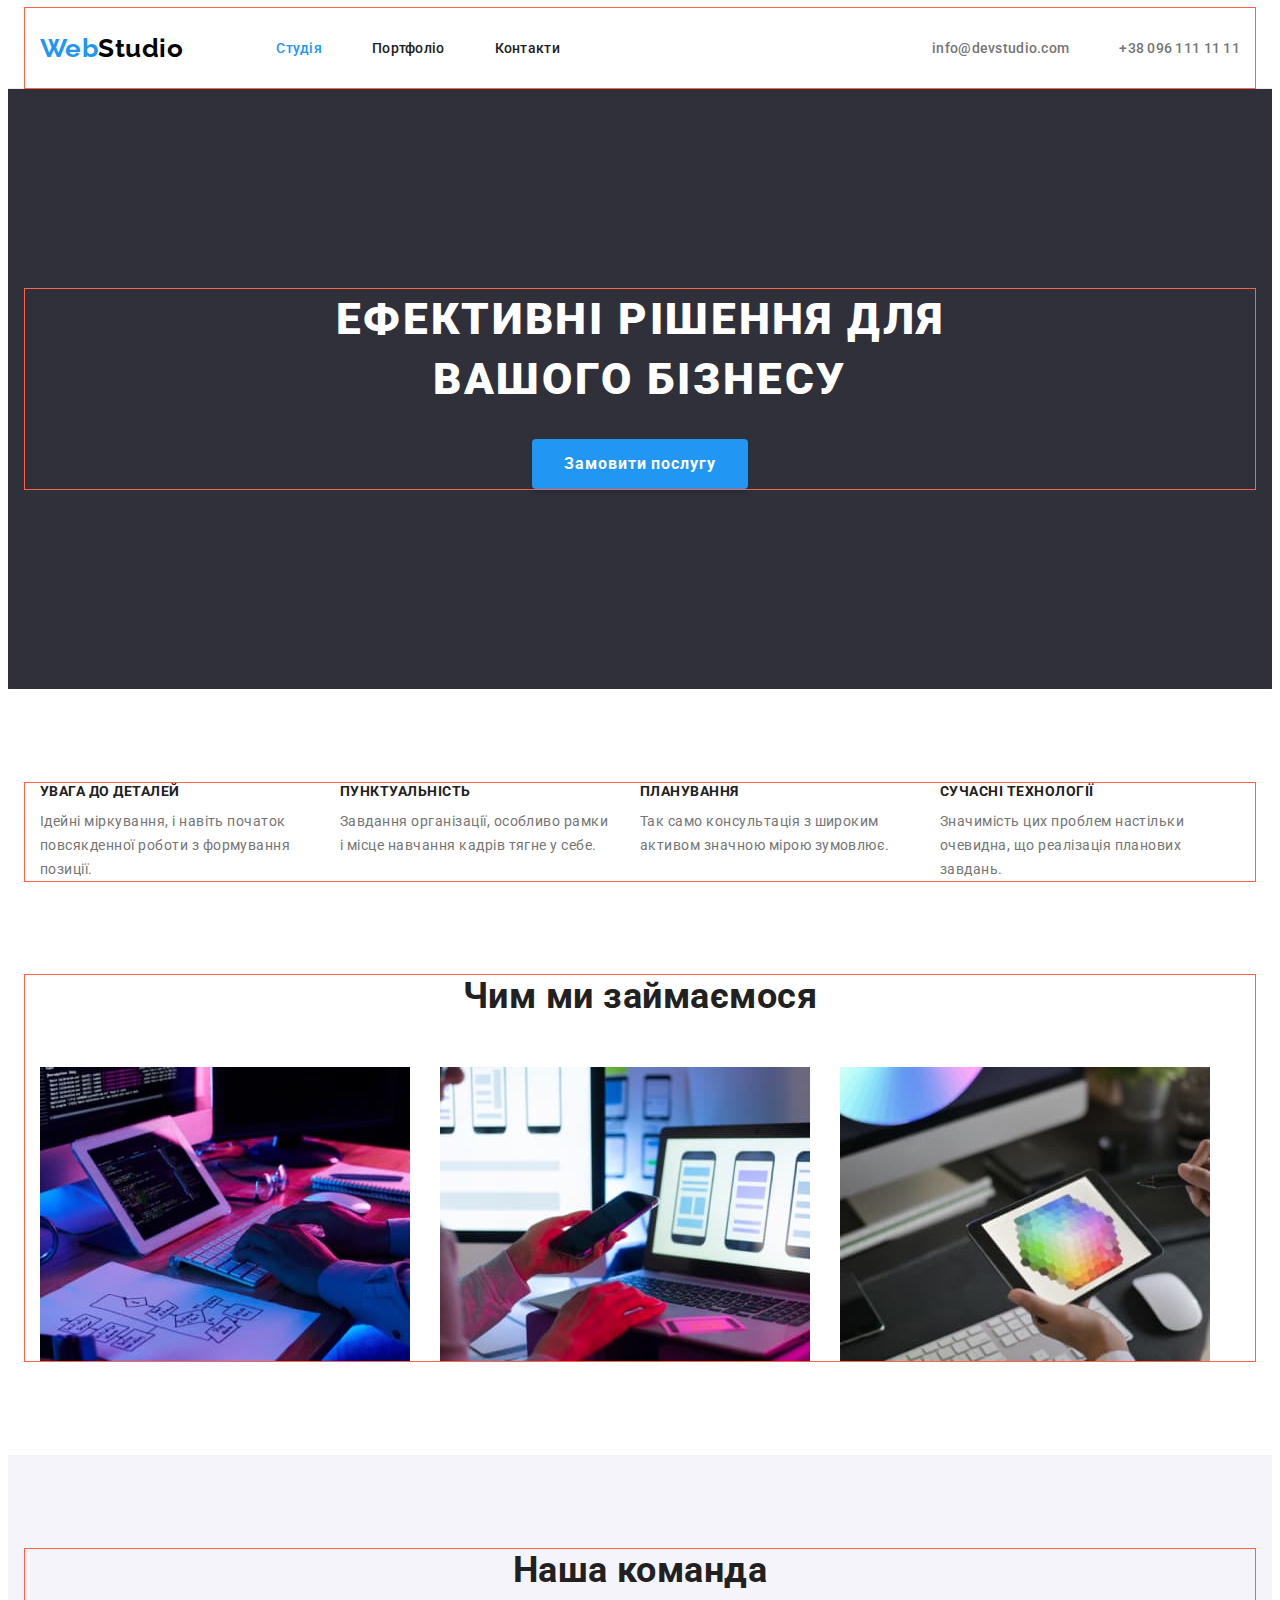
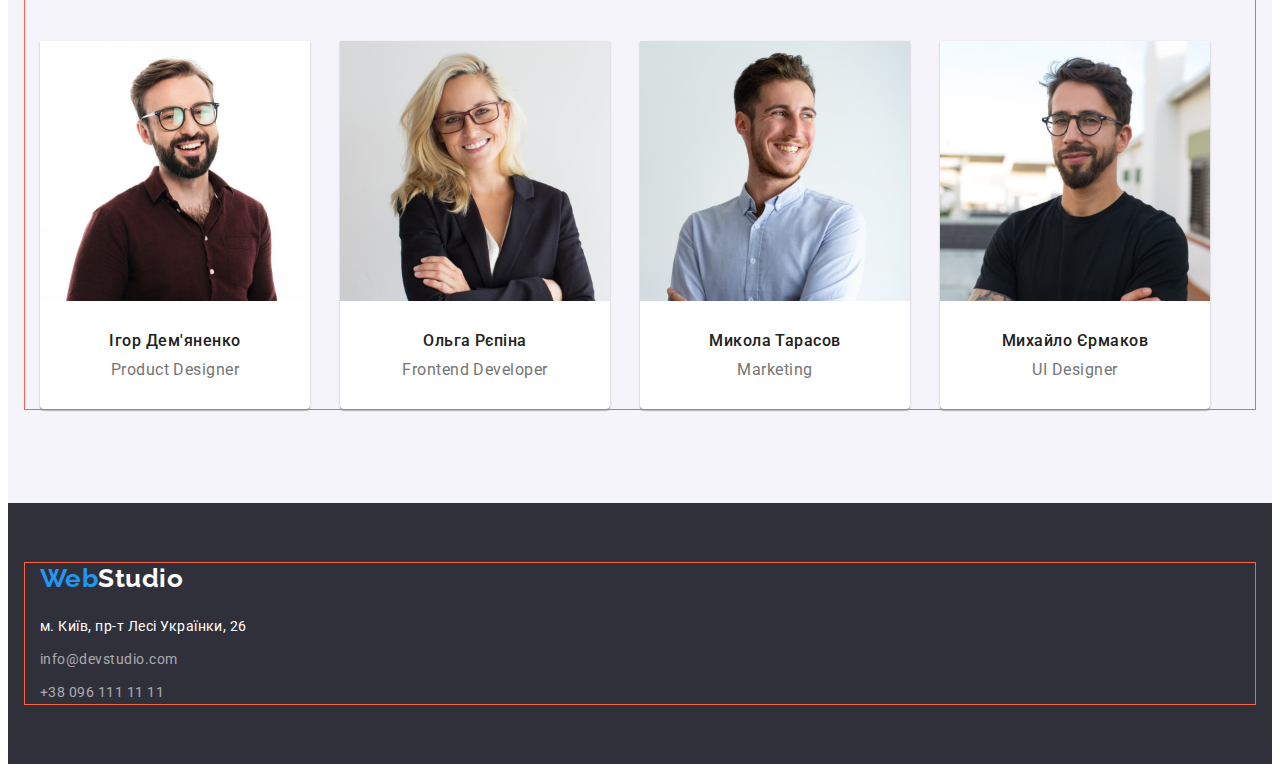
<file: index.html>
<!DOCTYPE html>
<html lang="uk">

<head>
    <meta charset="UTF-8">
    <meta http-equiv="X-UA-Compatible" content="IE=edge">
    <meta name="viewport" content="width=device-width, initial-scale=1.0">
    <title>HW-03 Ocheretniuk</title>

    <!-- Fonts -->
    <link rel="preconnect" href="https://fonts.googleapis.com">
    <link rel="preconnect" href="https://fonts.gstatic.com" crossorigin>
    <link
        href="https://fonts.googleapis.com/css2?family=Raleway:wght@700&family=Roboto:wght@400;500;700;900&display=swap"
        rel="stylesheet">

    <!-- Modern-normalize -->
    <link rel="stylesheet" href="https://cdnjs.cloudflare.com/ajax/libs/modern-normalize/1.1.0/modern-normalize.min.css"
        integrity="sha512-wpPYUAdjBVSE4KJnH1VR1HeZfpl1ub8YT/NKx4PuQ5NmX2tKuGu6U/JRp5y+Y8XG2tV+wKQpNHVUX03MfMFn9Q=="
        crossorigin="anonymous" referrerpolicy="no-referrer" />

    <!-- Custom styles -->
    <link rel="stylesheet" href="./css/styles.css">
</head>

<body>

    <header class="header-main">
        <div class="header-container container">
            <a href="./index.html" class="logo link header-logo"><span class="logo-web">Web</span>Studio</a>

            <nav>
                <ul class="navigate list">
                    <li>
                        <a href="./index.html" class="nav-list curent link">Студія</a>
                    </li>
                    <li>
                        <a href="./portfolio.html" class="nav-list link">Портфоліо</a>
                    </li>
                    <li>
                        <a href="./" class="nav-list link">Контакти</a>
                    </li>
                </ul>
            </nav>

            <ul class="contact-list list">
                <li>
                    <a href="mailto:info@devstudio.com" class="header-list-contact link">info@devstudio.com</a>
                </li>
                <li>
                    <a href="tel:+380961111111" class="header-list-contact link">+38 096 111 11 11</a>
                </li>
            </ul>
        </div>
    </header>

    <main>
        <!-- HERO -->
        <section class="hero section">
            <div class="container">
                <h1 class="hero-title">Ефективні рішення для вашого бізнесу</h1>
                <div class="btn-container">
                    <button type="button" class="hero-btn">Замовити послугу</button>
                </div>
            </div>
        </section>

        <!-- Section features -->
        <section class="section">
            <div class="container">
                <h2 class="visually-hidden">Особливості</h2>
                <ul class="features list">
                    <li class="feature-item">
                        <h3 class="features-title">Увага до деталей</h3>
                        <p class="features-text">Ідейні міркування, і навіть початок повсякденної роботи з формування
                            позиції.</p>
                    </li>
                    <li class="feature-item">
                        <h3 class="features-title">Пунктуальність</h3>
                        <p class="features-text">Завдання організації, особливо рамки і місце навчання кадрів тягне у
                            себе.
                        </p>
                    </li>
                    <li class="feature-item">
                        <h3 class="features-title">Планування</h3>
                        <p class="features-text">Так само консультація з широким активом значною мірою зумовлює.</p>
                    </li>
                    <li class="feature-item">
                        <h3 class="features-title">Сучасні технології</h3>
                        <p class="features-text">Значимість цих проблем настільки очевидна, що реалізація планових
                            завдань.
                        </p>
                    </li>
                </ul>
            </div>
        </section>

        <!-- Section projects -->
        <section class="section projects">
            <div class="container">
                <h2 class="section-title">Чим ми займаємося</h2>
                <ul class="projects-list list">
                    <li>
                        <img src="./images/box-1.jpg" alt="Робочий процес" width="370" height="294">
                    </li>
                    <li>
                        <img src="./images/box-2.jpg" alt="Робочий процес" width="370" height="294">
                    </li>
                    <li>
                        <img src="./images/box-3.jpg" alt="Робочий процес" width="370" height="294">
                    </li>
                </ul>
            </div>
        </section>

        <!-- Section teams -->
        <section class="section section-team">
            <div class="container">
                <h2 class="section-title">Наша команда</h2>
                <ul class="teams list">
                    <li class="team-card">
                        <img src="./images/worker-1.jpg" alt="Працівник 1" width="270" height="260">
                        <div class="team-caption">
                            <h3 class="team-name">Ігор Дем'яненко</h3>
                            <p lang="en" class="team-position">Product Designer</p>
                        </div>
                    </li>
                    <li class="team-card">
                        <img src="./images/worker-2.jpg" alt="Працівник 2" width="270" height="260">
                        <div class="team-caption">
                            <h3 class="team-name">Ольга Рєпіна</h3>
                            <p lang="en" class="team-position">Frontend Developer</p>
                        </div>
                    </li>
                    <li class="team-card">
                        <img src="./images/worker-3.jpg" alt="Працівник 3" width="270" height="260">
                        <div class="team-caption">
                            <h3 class="team-name">Микола Тарасов</h3>
                            <p lang="en" class="team-position">Marketing</p>
                        </div>
                    </li>
                    <li class="team-card">
                        <img src="./images/worker-4.jpg" alt="Працівник 4" width="270" height="260">
                        <div class="team-caption">
                            <h3 class="team-name">Михайло Єрмаков</h3>
                            <p lang="en" class="team-position">UI Designer</p>
                        </div>
                    </li>
                </ul>
            </div>
        </section>

    </main>

    <footer class="footer">
        <div class="container">
            <a href="./" class="logo link"><span class="logo-web">Web</span>Studio</a>

            <address class="footer-address">
                <ul class="list">
                    <li><a href="https://goo.gl/maps/XZNEGJrdnuefopXt8" target="_blank"
                            rel="noopener noreferrer nofollow" class="address-text link">
                            м. Київ, пр-т Лесі Українки, 26</a></li>
                    <li><a href="mailto:info@devstudio.com" class="link address-list">info@devstudio.com</a></li>
                    <li><a href="tel:+380961111111" class="link address-list tel">+38 096 111 11 11</a></li>
                </ul>
            </address>
        </div>
    </footer>

</body>

</html>
</file>
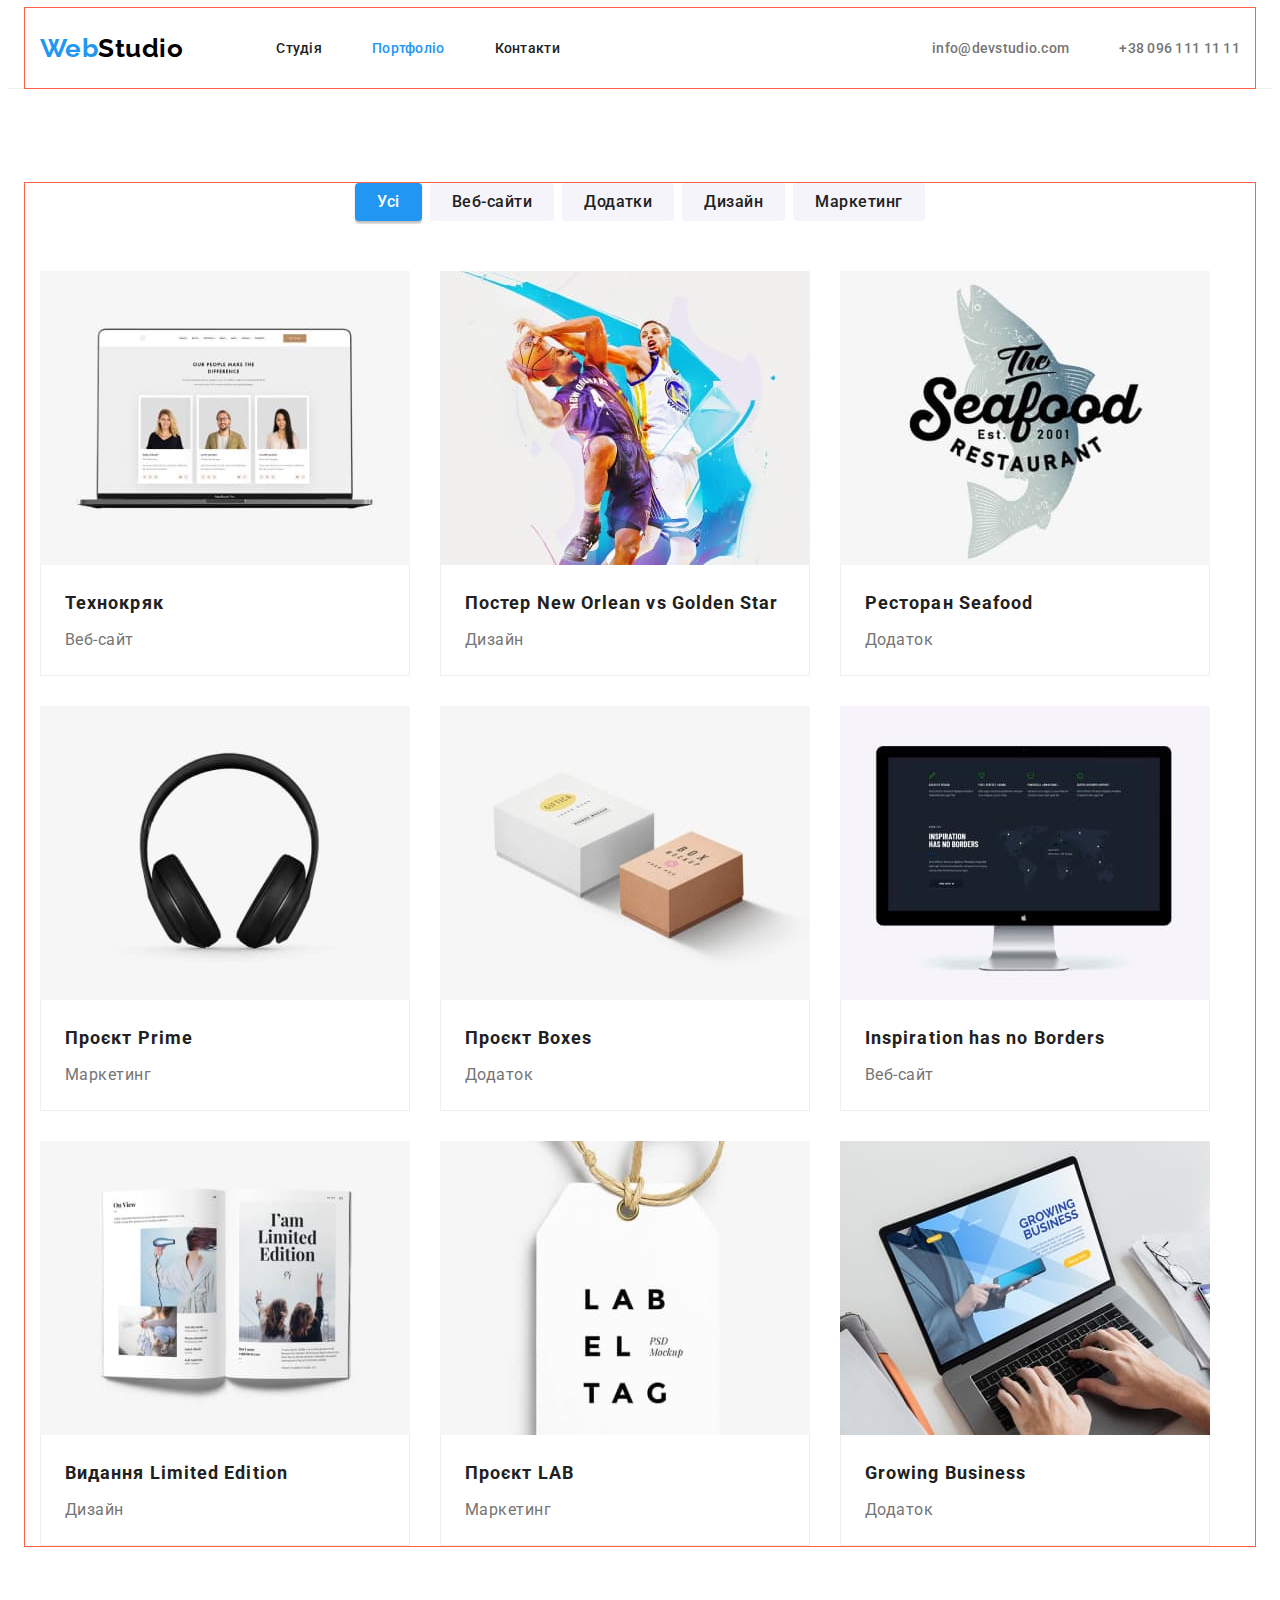
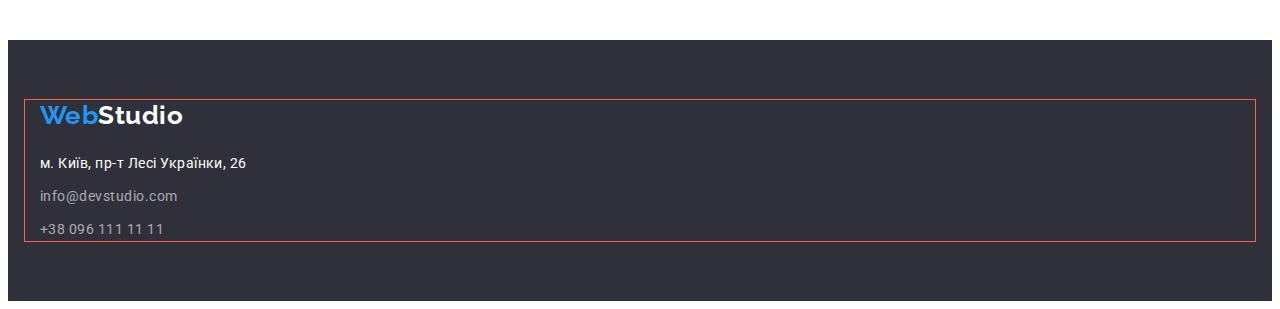
<file: portfolio.html>
<!DOCTYPE html>
<html lang="uk">

<head>
    <meta charset="UTF-8" />
    <meta http-equiv="X-UA-Compatible" content="IE=edge" />
    <meta name="viewport" content="width=device-width, initial-scale=1.0" />
    <title>Portfolio</title>

    <!-- Fonts -->
    <link rel="preconnect" href="https://fonts.googleapis.com">
    <link rel="preconnect" href="https://fonts.gstatic.com" crossorigin>
    <link
        href="https://fonts.googleapis.com/css2?family=Raleway:wght@700&family=Roboto:wght@400;500;700;900&display=swap"
        rel="stylesheet">

    <!-- Modern-normalize -->
    <link rel="stylesheet" href="https://cdnjs.cloudflare.com/ajax/libs/modern-normalize/1.1.0/modern-normalize.min.css"
        integrity="sha512-wpPYUAdjBVSE4KJnH1VR1HeZfpl1ub8YT/NKx4PuQ5NmX2tKuGu6U/JRp5y+Y8XG2tV+wKQpNHVUX03MfMFn9Q=="
        crossorigin="anonymous" referrerpolicy="no-referrer" />

    <!-- Custom styles -->
    <link rel="stylesheet" href="./css/styles.css">
</head>

<body>
    <header class="header-main">
        <div class="header-container container">
            <a href="./index.html" class="logo link header-logo"><span class="logo-web">Web</span>Studio</a>

            <nav>
                <ul class="navigate list">
                    <li>
                        <a href="./index.html" class="nav-list link">Студія</a>
                    </li>
                    <li>
                        <a href="./portfolio.html" class="nav-list curent link">Портфоліо</a>
                    </li>
                    <li>
                        <a href="./" class="nav-list link">Контакти</a>
                    </li>
                </ul>
            </nav>

            <ul class="contact-list list">
                <li>
                    <a href="mailto:info@devstudio.com" class="header-list-contact link">info@devstudio.com</a>
                </li>
                <li>
                    <a href="tel:+380961111111" class="header-list-contact link">+38 096 111 11 11</a>
                </li>
            </ul>
        </div>
    </header>

    <main>

        <!-- Section works -->
        <!-- filters -->
        <h1 class="visually-hidden">Портфоліо</h1>
        <section class="section">
            <div class="container">
                <ul class="portfolio-filters list">
                    <li><button type="button" class="portfolio-btn active">Усі</button></li>
                    <li><button type="button" class="portfolio-btn">Веб-сайти</button></li>
                    <li><button type="button" class="portfolio-btn">Додатки</button></li>
                    <li><button type="button" class="portfolio-btn">Дизайн</button></li>
                    <li><button type="button" class="portfolio-btn">Маркетинг</button></li>
                </ul>

                <!-- works -->
                <ul class="work-list list">
                    <li class="work-item">
                        <img src="./images/portfolio/img-tehnocryack.jpg" alt="Ноутбук з фото людей" width="370"
                            height="294">
                        <div class="work-caption">
                            <h2 class="work-title">Технокряк</h2>
                            <p class="work-text">Веб-сайт</p>
                        </div>
                    </li>
                    <li class="work-item">
                        <img src="./images/portfolio/img-poster-no-gs.jpg" alt="Баскетболісти з м'ячем" width="370"
                            height="294">
                        <div class="work-caption">
                            <h2 class="work-title">Постер New Orlean vs Golden Star</h2>
                            <p class="work-text">Дизайн</p>
                        </div>
                    </li>
                    <li class="work-item">
                        <img src="./images/portfolio/img-restoran-seafood.jpg" alt="Риба" width="370" height="294">
                        <div class="work-caption">
                            <h2 class="work-title">Ресторан Seafood</h2>
                            <p class="work-text">Додаток</p>
                        </div>
                    </li>
                    <li class="work-item">
                        <img src="./images/portfolio/img-project-prime.jpg" alt="Чорні навушники" width="370"
                            height="294">
                        <div class="work-caption">
                            <h2 class="work-title">Проєкт Prime</h2>
                            <p class="work-text">Маркетинг</p>
                        </div>
                    </li>
                    <li class="work-item">
                        <img src="./images/portfolio/img-project-boxes.jpg" alt="Дві паперові коробки" width="370"
                            height="294">
                        <div class="work-caption">
                            <h2 class="work-title">Проєкт Boxes</h2>
                            <p class="work-text">Додаток</p>
                        </div>
                    </li>
                    <li class="work-item">
                        <img src="./images/portfolio/img-inspiration-has-no-borders.jpg" alt="Монітор з картою світу"
                            width="370" height="294">
                        <div class="work-caption">
                            <h2 class="work-title">Inspiration has no Borders</h2>
                            <p class="work-text">Веб-сайт</p>
                        </div>
                    </li>
                    <li class="work-item">
                        <img src="./images/portfolio/img-magazine-limited-edition.jpg" alt="Розгорнута книжка"
                            width="370" height="294">
                        <div class="work-caption">
                            <h2 class="work-title">Видання Limited Edition</h2>
                            <p class="work-text">Дизайн</p>
                        </div>
                    </li>
                    <li class="work-item">
                        <img src="./images/portfolio/img-project-lab.jpg" alt="Бирка на мотузочку" width="370"
                            height="294">
                        <div class="work-caption">
                            <h2 class="work-title">Проєкт LAB</h2>
                            <p class="work-text">Маркетинг</p>
                        </div>
                    </li>
                    <li class="work-item">
                        <img src="./images/portfolio/img-growing-business.jpg" alt="Ноутбук з сторінкою сайту"
                            width="370" height="294">
                        <div class="work-caption">
                            <h2 class="work-title">Growing Business</h2>
                            <p class="work-text">Додаток</p>
                        </div>
                    </li>
                </ul>
            </div>
        </section>
    </main>

    <footer class="footer">
        <div class="container">
            <a href="./" class="logo link"><span class="logo-web">Web</span>Studio</a>

            <address class="footer-address">
                <ul class="list">
                    <li><a href="https://goo.gl/maps/XZNEGJrdnuefopXt8" target="_blank"
                            rel="noopener noreferrer nofollow" class="address-text link">
                            м. Київ, пр-т Лесі Українки, 26</a></li>
                    <li><a href="mailto:info@devstudio.com" class="link address-list">info@devstudio.com</a></li>
                    <li><a href="tel:+380961111111" class="link address-list tel">+38 096 111 11 11</a></li>
                </ul>
            </address>
        </div>
    </footer>
</body>

</html>
</file>
<file: css/styles.css>
/* основний колір тексту #212121 */
/* колір тексту параграфів #757575 */
/* колір наведення-акценту #2196F3 */
/* білий #FFFFFF */

:root {
	--primary-text-color: #212121;
	--second-text-color: #757575;
	--accent-color: #2196f3;
	--primary-white-color: #ffffff;
	--hero-footer-bcg: #2f303a;
	--logo-primary-color: #000000;
	--section-team-bcg: #f5f4fa;
	--address-list-color: rgba(255, 255, 255, 0.6);
	--portfolio-box: #eeeeee;
	--btn-hero-accent-color: #188ce8;
}

body {
	background-color: var(--primary-white-color);
	font-family: "Roboto", Verdana, sans-serif;
	color: var(--primary-text-color);
	letter-spacing: 0.03em;
}

/* глобальне скидання стилів */
h1,
h2,
h3,
h4,
h5,
h6,
p,
ul {
	margin: 0;
}

/* прибираємо підкреслення посилання */
.link {
	text-decoration: none;
}

/* прибираємо маркери списку */
.list {
	list-style: none;
	margin: 0;
	padding: 0;
}

img {
	display: block;
}

.visually-hidden {
	position: absolute;
	white-space: nowrap;
	width: 1px;
	height: 1px;
	overflow: hidden;
	border: 0;
	padding: 0;
	clip: rect(0 0 0 0);
	clip-path: inset(50%);
	margin: -1px;
}

.container {
	width: 1200px;
	padding-left: 15px;
	padding-right: 15px;
	margin-left: auto;
	margin-right: auto;
	/* background: rgb(244, 244, 196); */
	outline: 1px solid tomato;
}

.section {
	padding-top: 94px;
	padding-bottom: 94px;
}

/* -----------------HEADER----------------- */

.header-main {
	border-bottom: 1px solid #ececec;
}

.header-container {
	display: flex;
	align-items: center;
}

.header-logo {
	margin-right: 93px;
}

.logo {
	font-family: "Raleway", Verdana, sans-serif;
	font-style: normal;
	font-weight: 700;
	font-size: 26px;
	line-height: calc(31 / 26);
	color: var(--logo-primary-color);
}

.logo-web {
	color: var(--accent-color);
}

.navigate {
	display: flex;
	align-items: center;
	gap: 50px;
}

.nav-list {
	font-weight: 500;
	font-size: 14px;
	line-height: calc(16 / 14);
	letter-spacing: 0.02em;
	color: var(--primary-text-color);
}

.nav-list.curent {
	color: var(--accent-color);
}

.nav-list:hover,
.nav-list:focus {
	color: var(--accent-color);
}

.nav-list,
.header-list-contact {
	display: block;
	padding-top: 32px;
	padding-bottom: 32px;
}

.contact-list {
	display: flex;
	margin-left: auto;
	gap: 50px;
}

.header-list-contact {
	font-weight: 500;
	font-size: 14px;
	line-height: calc(16 / 14);
	letter-spacing: 0.02em;
	color: var(--second-text-color);
}
.header-list-contact:hover,
.header-list-contact:focus {
	color: var(--accent-color);
}

/* -----------------HEADER----------------- */
/* -----------------HERO----------------- */

.hero {
	background: var(--hero-footer-bcg);

	padding-top: 200px;
	padding-bottom: 200px;
}

.hero-title {
	font-weight: 900;
	font-size: 44px;
	line-height: calc(60 / 44);
	letter-spacing: 0.06em;
	text-align: center;
	text-transform: uppercase;
	color: var(--primary-white-color);

	width: 696px;
	margin-left: auto;
	margin-right: auto;
	padding-bottom: 30px;
}

.hero-btn {
	font-family: inherit;
	font-weight: 700;
	font-size: 16px;
	line-height: calc(30 / 16);
	letter-spacing: 0.06em;
	cursor: pointer;
	color: var(--primary-white-color);
	background: var(--accent-color);
	box-shadow: 0px 4px 4px rgba(0, 0, 0, 0.15);
	border: none;
	border-radius: 4px;

	padding: 10px 32px;

	min-width: 216px;
	min-height: 50px;
}

.hero-btn:hover,
.hero-btn:focus {
	background: var(--btn-hero-accent-color);
}

.btn-container {
	display: flex;
	justify-content: center;
}

/* -----------------HEADER----------------- */
/* -----------------Section features----------------- */

.features {
	display: flex;
	align-items: flex-start;
	/* justify-content: space-between; */
	gap: 30px;
}

.feature-item {
	width: 270px;
}

.features-title {
	font-weight: 700;
	font-size: 14px;
	line-height: calc(16 / 14);
	text-transform: uppercase;
	padding-bottom: 10px;
}

.features-text {
	font-weight: 400;
	font-size: 14px;
	line-height: calc(24 / 14);
	color: var(--second-text-color);
}

/* -----------------Section features----------------- */
/* -----------------Section projects, teams----------------- */

.projects {
	padding-top: 0;
}

.section-title {
	font-weight: 700;
	font-size: 36px;
	line-height: calc(42 / 36);
	text-align: center;

	margin-bottom: 50px;
}

.projects-list {
	display: flex;
	align-items: center;
	/* justify-content: space-around; */
	gap: 30px;
}

.teams {
	display: flex;
	align-items: center;
	/* justify-content: space-around; */
	gap: 30px;
}

.team-card {
	background: var(--primary-white-color);
	box-shadow: 0px 1px 3px rgba(0, 0, 0, 0.12), 0px 1px 1px rgba(0, 0, 0, 0.14), 0px 2px 1px rgba(0, 0, 0, 0.2);
	border-radius: 0px 0px 4px 4px;
}

.team-caption {
	padding-top: 30px;
	padding-bottom: 30px;
}

.team-name {
	font-weight: 500;
	font-size: 16px;
	line-height: calc(19 / 16);
	text-align: center;

	margin-bottom: 10px;
}

.team-position {
	font-size: 16px;
	line-height: calc(19 / 16);
	text-align: center;
	color: var(--second-text-color);
}

.section-team {
	background: var(--section-team-bcg);
}

/* -----------------Section projects, teams----------------- */
/* -----------------Section footer----------------- */

.footer {
	padding-top: 60px;
	padding-bottom: 60px;

	background: var(--hero-footer-bcg);
}

.footer .logo {
	color: var(--primary-white-color);
	/* margin-bottom: 20px; */
}

.footer-address {
	margin-top: 20px;
}

.address-text {
	font-family: inherit;
	font-size: 14px;
	line-height: calc(24 / 14);
	font-style: normal;
	color: var(--primary-white-color);

	display: inline-block;
	margin-bottom: 9px;
}

.address-text:hover,
.address-text:focus {
	color: var(--accent-color);
}

.address-list {
	font-family: inherit;
	font-size: 14px;
	line-height: calc(24 / 14);
	font-style: normal;
	color: var(--address-list-color);

	display: inline-block;
	margin-bottom: 9px;
}

.address-list:hover,
.address-list:focus {
	color: var(--accent-color);
}

.tel {
	margin-bottom: 0px;
}

/* -----------------Section footer----------------- */

/* -----------------Portfolio page----------------- */

.portfolio-filters {
	display: flex;
	align-items: center;
	justify-content: center;
	gap: 8px;

	margin-bottom: 50px;
}

.portfolio-btn {
	font-family: inherit;
	font-weight: 500;
	font-size: 16px;
	line-height: calc(26 / 16);
	text-align: center;
	color: var(--primary-text-color);
	background: var(--section-team-bcg);
	border-radius: 4px;
	border: none;
	cursor: pointer;
	text-align: center;
	letter-spacing: 0.03em;

	padding: 6px 22px;
}

.portfolio-btn.active {
	color: var(--primary-white-color);
	background: var(--accent-color);
	box-shadow: 0px 3px 1px rgba(0, 0, 0, 0.1), 0px 1px 2px rgba(0, 0, 0, 0.08), 0px 2px 2px rgba(0, 0, 0, 0.12);
}

.portfolio-btn:hover,
.portfolio-btn:focus {
	background: var(--accent-color);
}

.work-list {
	display: flex;
	flex-wrap: wrap;
	/* gap: 30px; */
}

.work-item {
	background: var(--primary-white-color);

	width: 370px;
	margin-right: 30px;
	margin-bottom: 30px;
}

.work-item:nth-child(3n) {
	margin-right: 0;
}

.work-item:nth-last-child(-n + 3) {
	margin-bottom: 0;
}

.work-caption {
	border-right: 1px solid var(--portfolio-box);
	border-bottom: 1px solid var(--portfolio-box);
	border-left: 1px solid var(--portfolio-box);

	padding-top: 20px;
	padding-right: 24px;
	padding-bottom: 20px;
	padding-left: 24px;
}

.work-title {
	font-weight: 700;
	font-size: 18px;
	line-height: calc(36 / 18);
	letter-spacing: 0.06em;

	margin-bottom: 4px;

	width: 322px;
}

.work-text {
	font-size: 16px;
	line-height: calc(30 / 16);
	color: var(--second-text-color);

	width: 322px;
}
</file>
